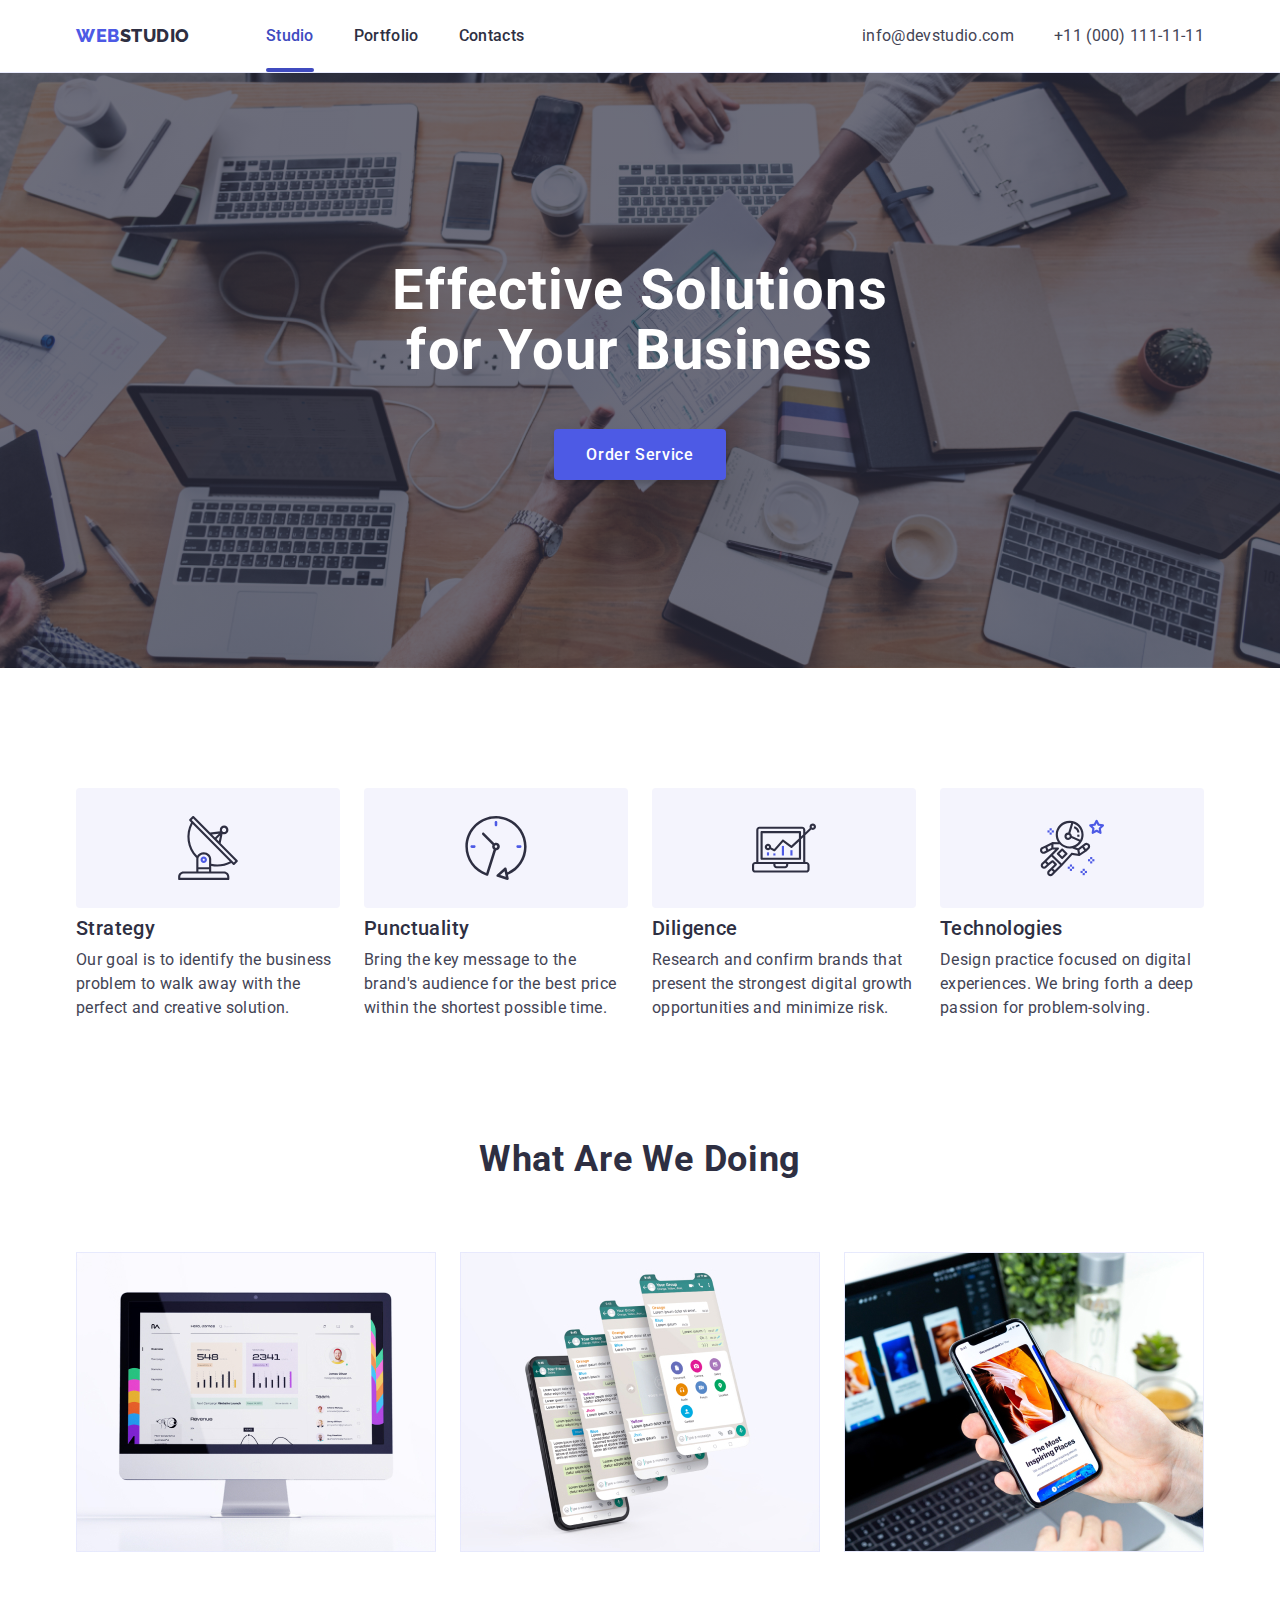
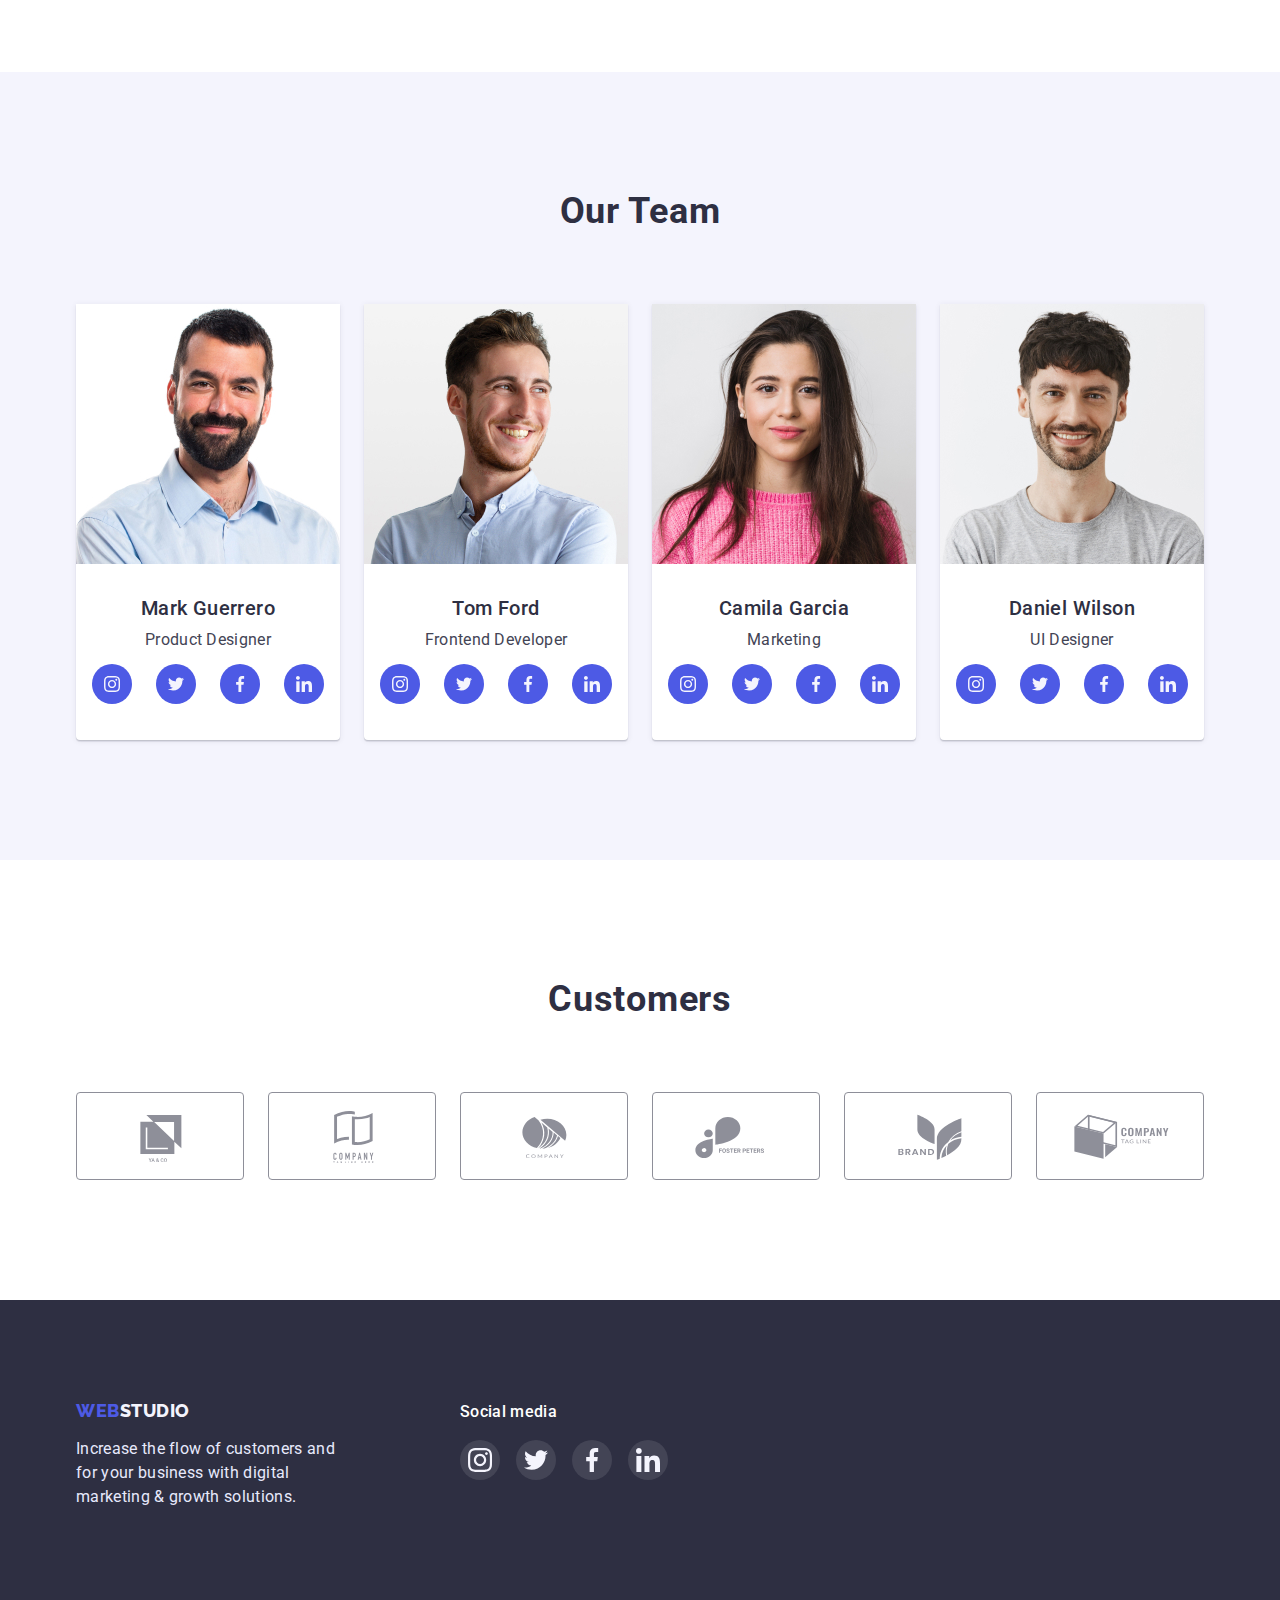
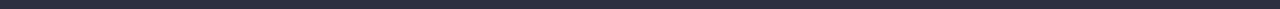
<file: index.html>
<!DOCTYPE html>
<html lang="en">
  <head>
    <meta charset="UTF-8" />
    <meta http-equiv="X-UA-Compatible" content="IE=edge" />
    <meta name="viewport" content="width=device-width, initial-scale=1.0" />
    <title>WebStudio</title>
    <link rel="stylesheet" href="./css/normalize.css" />
    <link rel="preconnect" href="https://fonts.googleapis.com" />
    <link rel="preconnect" href="https://fonts.gstatic.com" crossorigin />
    <link
      href="https://fonts.googleapis.com/css2?family=Raleway:wght@700&family=Roboto:wght@400;500;700;900&display=swap"
      rel="stylesheet"
    />
    <link rel="stylesheet" href="./css/styles.css" />
  </head>

  <body>
    <!-- HEADER -->
    <header class="header">
      <div class="container">
        <nav class="navigation">
          <a class="logo link" href="./index.html">
            <span class="logo-web">Web</span>Studio</a
          >
          <ul class="menu list">
            <li class="menu-item">
              <a class="menu-link link active" href="./index.html">Studio</a>
            </li>
            <li class="menu-item">
              <a class="menu-link link" href="./portfolio.html">Portfolio</a>
            </li>
            <li class="menu-item">
              <a class="menu-link link" href="">Contacts</a>
            </li>
          </ul>

          <ul class="contact-block list">
            <li class="contact-item">
              <a class="contact-mail link" href="mailto:info@devstudio.com"
                >info@devstudio.com</a
              >
            </li>
            <li class="contact-item">
              <a class="contact-number link" href="tel:+11(000)111-11-11"
                >+11 (000) 111-11-11</a
              >
            </li>
          </ul>
        </nav>
      </div>
    </header>

    <main>
      <!-- HERO -->
      <section class="hero">
        <div class="container">
          <h1 class="hero-title">Effective Solutions for Your Business</h1>
          <button class="hero-btn" type="button" data-modal-open>Order Service</button>
        </div>
      </section>

      <!--Section 1 Description-->
      <section class="description">
        <div class="container">
          <ul class="main-description list">
            <li class="block-description">
              <h3 class="main-description-title">Strategy</h3>
              <p class="text-description">
                Our goal is to identify the business problem to walk away with
                the perfect and creative solution.
              </p>
            </li>
            <li class="block-description">
              <h3 class="main-description-title">Punctuality</h3>
              <p class="text-description">
                Bring the key message to the brand's audience for the best price
                within the shortest possible time.
              </p>
            </li>
            <li class="block-description">
              <h3 class="main-description-title">Diligence</h3>
              <p class="text-description">
                Research and confirm brands that present the strongest digital
                growth opportunities and minimize risk.
              </p>
            </li>
            <li class="block-description">
              <h3 class="main-description-title">Technologies</h3>
              <p class="text-description">
                Design practice focused on digital experiences. We bring forth a
                deep passion for problem-solving.
              </p>
            </li>
          </ul>
        </div>
      </section>

      <!--Section 2 What are we doing-->
      <section class="function">
        <div class="container">
          <h2 class="fuction-title">What are we doing</h2>
          <ul class="functin-list list">
            <li class="function-description">
              <img
                src="./images/img1.jpg"
                alt="Monitor"
                width="360"
                height="300"
              />
            </li>
            <li class="function-description">
              <img
                src="./images/img2.jpeg"
                alt="Mobile app"
                width="360"
                height="300"
              />
            </li>
            <li class="function-description">
              <img
                src="./images/img3.jpeg"
                alt="The Most Inspiring Place"
                width="360"
                height="300"
              />
            </li>
          </ul>
        </div>
      </section>

      <!--Section 3  Our Team-->
      <section class="team">
        <div class="container">
          <h2 class="team-title">Our Team</h2>
          <ul class="team-list list">
            <li class="team-block">
              <img
                src="./images/img4.jpeg"
                alt="Mark Guerrero"
                width="264"
                height="260"
              />
              <h3 class="team-name">Mark Guerrero</h3>
              <p class="team-post">Product Designer</p>
              <ul class="team-soc-list list">
                <li class="team-soc-item">
                  <a href="#" class="team-soc-link link">
                    <svg class="team-soc-icon" weight="16" height="16">
                      <use href="./images/sprite.svg#icon-instagram"></use>
                    </svg>
                  </a>
                </li>
                <li class="team-soc-item">
                  <a href="#" class="team-soc-link link">
                    <svg class="team-soc-icon" weight="16" height="16">
                      <use href="./images/sprite.svg#icon-twitter"></use>
                    </svg>
                  </a>
                </li>
                <li class="team-soc-item">
                  <a href="#" class="team-soc-link link">
                    <svg class="team-soc-icon" weight="16" height="16">
                      <use href="./images/sprite.svg#icon-facebook"></use>
                    </svg>
                  </a>
                </li>
                <li class="team-soc-item">
                  <a href="#" class="team-soc-link link">
                    <svg class="team-soc-icon" weight="16" height="16">
                      <use href="./images/sprite.svg#icon-linkedin"></use>
                    </svg>
                  </a>
                </li>
              </ul>
            </li>
            <li class="team-block">
              <img
                src="./images/img5.jpeg"
                alt="Tom Ford"
                width="264"
                height="260"
              />
              <h3 class="team-name">Tom Ford</h3>
              <p class="team-post">Frontend Developer</p>
              <ul class="team-soc-list list">
                <li class="team-soc-item">
                  <a href="#" class="team-soc-link link">
                    <svg class="team-soc-icon" weight="16" height="16">
                      <use href="./images/sprite.svg#icon-instagram"></use>
                    </svg>
                  </a>
                </li>
                <li class="team-soc-item">
                  <a href="#" class="team-soc-link link">
                    <svg class="team-soc-icon" weight="16" height="16">
                      <use href="./images/sprite.svg#icon-twitter"></use>
                    </svg>
                  </a>
                </li>
                <li class="team-soc-item">
                  <a href="#" class="team-soc-link link">
                    <svg class="team-soc-icon" weight="16" height="16">
                      <use href="./images/sprite.svg#icon-facebook"></use>
                    </svg>
                  </a>
                </li>
                <li class="team-soc-item">
                  <a href="#" class="team-soc-link link">
                    <svg class="team-soc-icon" weight="16" height="16">
                      <use href="./images/sprite.svg#icon-linkedin"></use>
                    </svg>
                  </a>
                </li>
              </ul>
            </li>
            <li class="team-block">
              <img
                src="./images/img6.jpeg"
                alt="Camila Garcia"
                width="264"
                height="260"
              />
              <h3 class="team-name">Camila Garcia</h3>
              <p class="team-post">Marketing</p>
              <ul class="team-soc-list list">
                <li class="team-soc-item">
                  <a href="#" class="team-soc-link link">
                    <svg class="team-soc-icon" weight="16" height="16">
                      <use href="./images/sprite.svg#icon-instagram"></use>
                    </svg>
                  </a>
                </li>
                <li class="team-soc-item">
                  <a href="#" class="team-soc-link link">
                    <svg class="team-soc-icon" weight="16" height="16">
                      <use href="./images/sprite.svg#icon-twitter"></use>
                    </svg>
                  </a>
                </li>
                <li class="team-soc-item">
                  <a href="#" class="team-soc-link link">
                    <svg class="team-soc-icon" weight="16" height="16">
                      <use href="./images/sprite.svg#icon-facebook"></use>
                    </svg>
                  </a>
                </li>
                <li class="team-soc-item">
                  <a href="#" class="team-soc-link link">
                    <svg class="team-soc-icon" weight="16" height="16">
                      <use href="./images/sprite.svg#icon-linkedin"></use>
                    </svg>
                  </a>
                </li>
              </ul>
            </li>
            <li class="team-block">
              <img
                src="./images/img7.jpeg"
                alt="Daniel Wilson"
                width="264"
                height="260"
              />
              <h3 class="team-name">Daniel Wilson</h3>
              <p class="team-post">UI Designer</p>
              <ul class="team-soc-list list">
                <li class="team-soc-item">
                  <a href="#" class="team-soc-link link">
                    <svg class="team-soc-icon" weight="16" height="16">
                      <use href="./images/sprite.svg#icon-instagram"></use>
                    </svg>
                  </a>
                </li>
                <li class="team-soc-item">
                  <a href="#" class="team-soc-link link">
                    <svg class="team-soc-icon" weight="16" height="16">
                      <use href="./images/sprite.svg#icon-twitter"></use>
                    </svg>
                  </a>
                </li>
                <li class="team-soc-item">
                  <a href="#" class="team-soc-link link">
                    <svg class="team-soc-icon" weight="16" height="16">
                      <use href="./images/sprite.svg#icon-facebook"></use>
                    </svg>
                  </a>
                </li>
                <li class="team-soc-item">
                  <a href="#" class="team-soc-link link">
                    <svg class="team-soc-icon" weight="16" height="16">
                      <use href="./images/sprite.svg#icon-linkedin"></use>
                    </svg>
                  </a>
                </li>
              </ul>
            </li>
          </ul>
        </div>
      </section>

      <!--Section 4  CUSTOMERS-->
      <section class="customer">
        <div class="container">
          <h2 class="customer-title">Customers</h2>
          <ul class="customer-list-company list">
            <li class="customer-list-item">
              <a href="#" class="customer-link-company">
                <svg class="customer-icon" width="104" height="56">
                  <use href="./images/sprite.svg#icon-ya-co"></use>
                </svg>
              </a>
            </li>
            <li class="customer-list-item">
              <a href="#" class="customer-link-company">
                <svg class="customer-icon" width="104" height="56">
                  <use href="./images/sprite.svg#icon-tagline"></use>
                </svg>
              </a>
            </li>
            <li class="customer-list-item">
              <a href="#" class="customer-link-company">
                <svg class="customer-icon" width="104" height="56">
                  <use href="./images/sprite.svg#icon-company"></use>
                </svg>
              </a>
            </li>
            <li class="customer-list-item">
              <a href="#" class="customer-link-company">
                <svg class="customer-icon" width="104" height="56">
                  <use href="./images/sprite.svg#icon-foster-peters"></use>
                </svg>
              </a>
            </li>
            <li class="customer-list-item">
              <a href="#" class="customer-link-company">
                <svg class="customer-icon" width="104" height="56">
                  <use href="./images/sprite.svg#icon-brand"></use>
                </svg>
              </a>
            </li>
            <li class="customer-list-item">
              <a href="#" class="customer-link-company">
                <svg class="customer-icon" width="104" height="56">
                  <use href="./images/sprite.svg#icon-tag-line"></use>
                </svg>
              </a>
            </li>
          </ul>
        </div>
      </section>
    </main>

    <!--Footer-->
    <footer class="footer">
      <div class="container">
        <div>
          <a class="logo-footer link" href="./index.html">
            <span class="logo-web">Web</span>Studio
          </a>
          <p class="footer-text">
            Increase the flow of customers and for your business with digital
            marketing & growth solutions.
          </p>
        </div>

        <div class="social-media">
          <h3 class="social-media-title">Social media</h3>
          <ul class="footer-soc-list list">
            <li class="footer-soc-item">
              <a href="#" class="footer-soc-link link">
                <svg class="footer-soc-icon" weight="24" height="24">
                  <use href="./images/sprite.svg#icon-instagram"></use>
                </svg>
              </a>
            </li>
            <li class="footer-soc-item">
              <a href="#" class="footer-soc-link link">
                <svg class="footer-soc-icon" weight="24" height="24">
                  <use href="./images/sprite.svg#icon-twitter"></use>
                </svg>
              </a>
            </li>
            <li class="footer-soc-item">
              <a href="#" class="footer-soc-link link">
                <svg class="footer-soc-icon" weight="24" height="24">
                  <use href="./images/sprite.svg#icon-facebook"></use>
                </svg>
              </a>
            </li>
            <li class="footer-soc-item">
              <a href="#" class="footer-soc-link link">
                <svg class="footer-soc-icon" weight="24" height="24">
                  <use href="./images/sprite.svg#icon-linkedin"></use>
                </svg>
              </a>
            </li>
          </ul>
        </div>
      </div>
    </footer>

    <div class="backdrop is-hidden" data-modal>
      <div class="modal">
        <button type="button" class="modal-close-btn" data-modal-close>
          <svg class="modal-close-icon" width="8" height="8">
            <use href="./images/sprite.svg#icon-close"></use>
          </svg>
        </button>
      </div>
    </div>

    <script src="./js/modal.js"></script>

  </body>
</html>
</file>
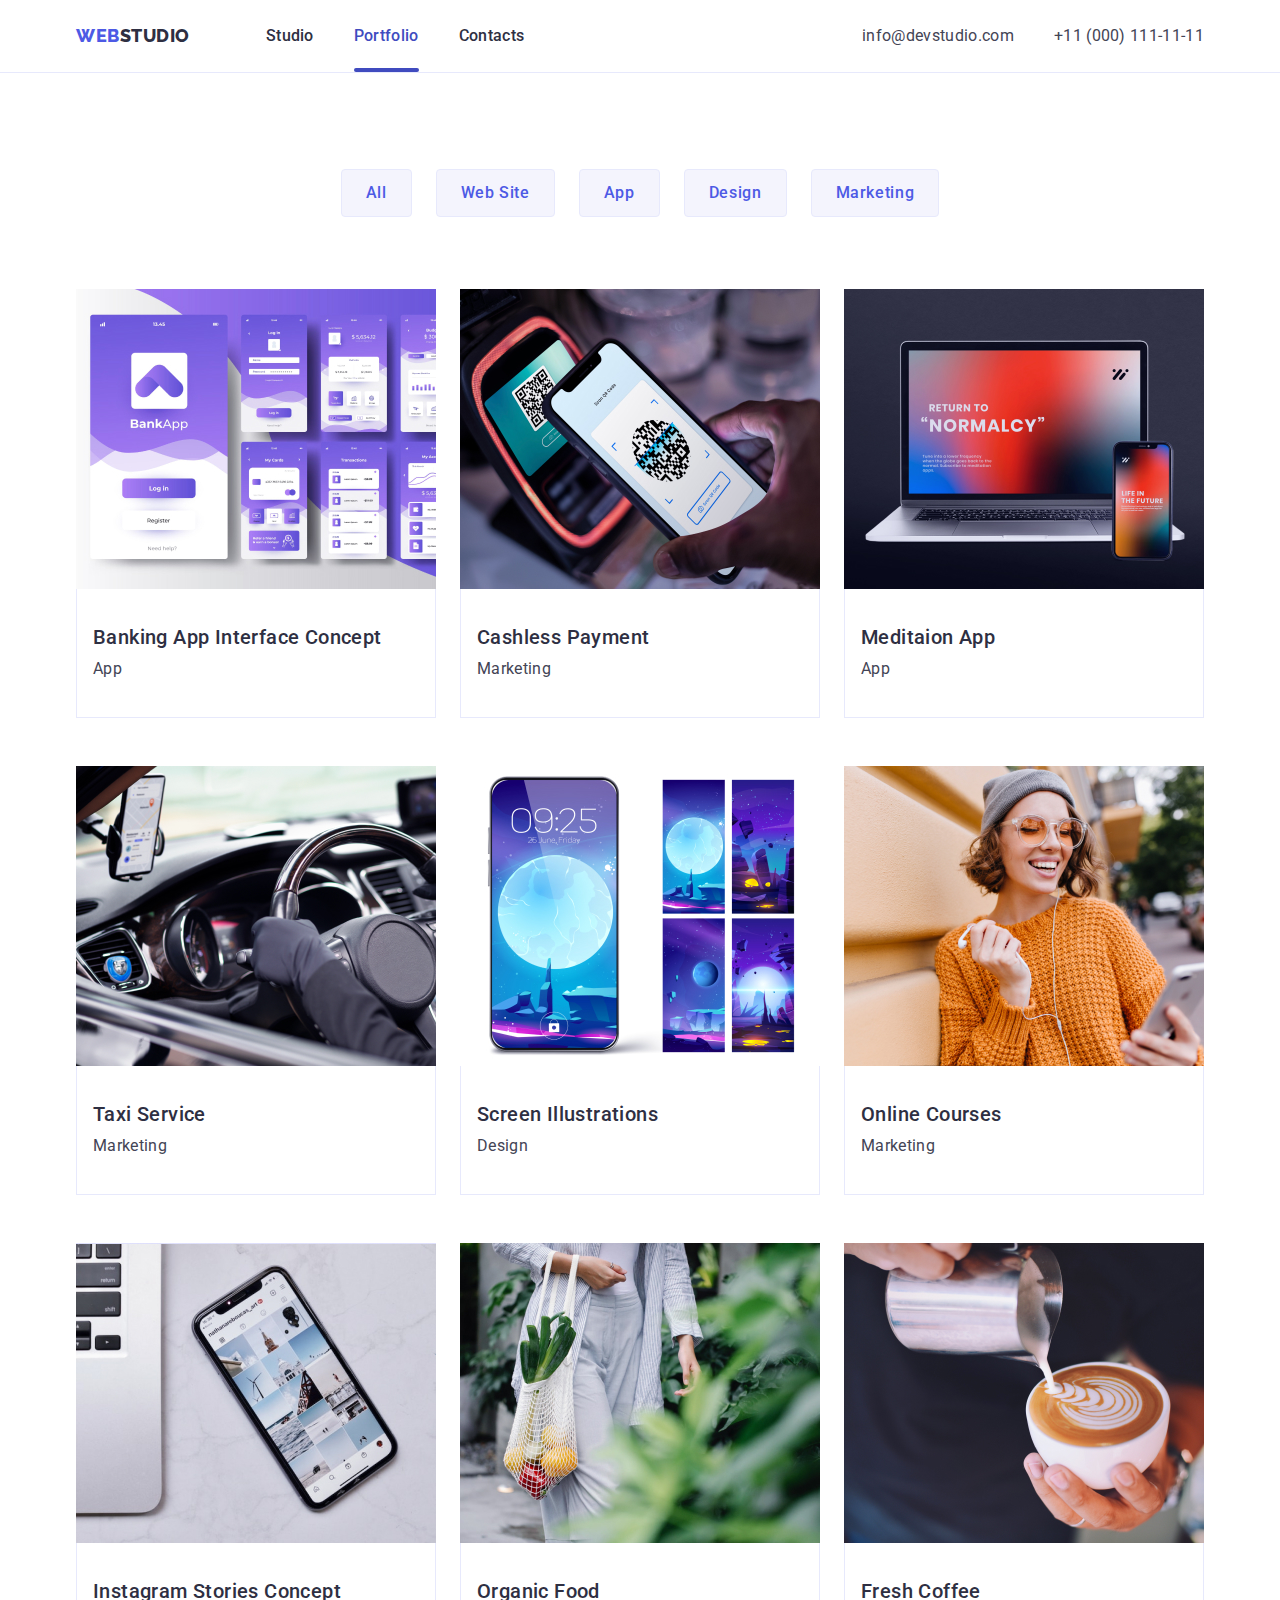
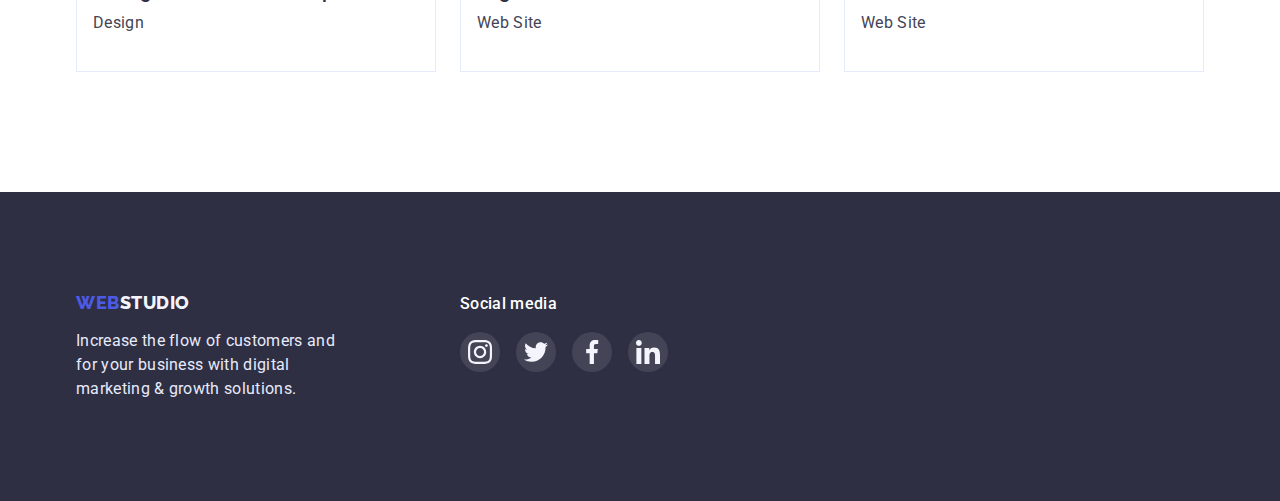
<file: portfolio.html>
<!DOCTYPE html>
<html lang="en">
  <head>
    <meta charset="UTF-8" />
    <meta http-equiv="X-UA-Compatible" content="IE=edge" />
    <meta name="viewport" content="width=device-width, initial-scale=1.0" />
    <title>WebStudio</title>
    <link rel="stylesheet" href="./css/normalize.css" />
    <link rel="preconnect" href="https://fonts.googleapis.com" />
    <link rel="preconnect" href="https://fonts.gstatic.com" crossorigin />
    <link
      href="https://fonts.googleapis.com/css2?family=Raleway:wght@700&family=Roboto:wght@400;500;700;900&display=swap"
      rel="stylesheet"
    />
    <link rel="stylesheet" href="./css/styles.css" />
  </head>

  <body>
    <!-- HEADER -->
    <header class="header">
      <div class="container">
        <nav class="navigation">
          <a class="logo link" href="./index.html"
            ><span class="logo-web">Web</span>Studio</a
          >
          <ul class="menu list">
            <li class="menu-item">
              <a class="menu-link link" href="./index.html">Studio</a>
            </li>
            <li class="menu-item">
              <a class="menu-link link active" href="./portfolio.html">Portfolio</a>
            </li>
            <li class="menu-item">
              <a class="menu-link link" href="">Contacts</a>
            </li>
          </ul>

          <ul class="contact-block list">
            <li class="contact-item">
              <a class="contact-mail link" href="mailto:info@devstudio.com"
                >info@devstudio.com</a
              >
            </li>
            <li class="contact-item">
              <a class="contact-number link" href="tel:+11(000)111-11-11"
                >+11 (000) 111-11-11</a
              >
            </li>
          </ul>
        </nav>
      </div>
    </header>

    <main>
      <section class="filter">
        <div class="container">
          <ul class="filter-list list">
            <li class="filter-item">
              <button class="filter-btn" type="button">All</button>
            </li>
            <li class="filter-item">
              <button class="filter-btn" type="button">Web Site</button>
            </li>
            <li class="filter-item">
              <button class="filter-btn" type="button">App</button>
            </li>
            <li class="filter-item">
              <button class="filter-btn" type="button">Design</button>
            </li>
            <li class="filter-item">
              <button class="filter-btn" type="button">Marketing</button>
            </li>
          </ul>

          <ul class="gallery-list list">
            <li class="gallery-item">
              <a class="gallery-card-link link" href="#">
                <div class="gallery-card-wrapper">
                  <img
                    src="./images/card1.jpeg"
                    alt="Interface Concept"
                    width="360"
                    height="300"
                  />
                  <p class="overlay">
                    14 Stylish and User-Friendly App Design Concepts · Task
                    Manager App · Calorie Tracker App · Exotic Fruit Ecommerce
                    App · Cloud Storage App
                  </p>
                </div>
                <div class="gallery-name">
                  <h2 class="gallery-title">Banking App Interface Concept</h2>
                  <p class="gallery-text">App</p>
                </div>
              </a>
            </li>
            <li class="gallery-item">
              <a class="gallery-card-link link" href="#">
                <div class="gallery-card-wrapper">
                  <img
                    src="./images/card2.jpeg"
                    alt="Interface Concept"
                    width="360"
                    height="300"
                  />
                  <p class="overlay">
                    14 Stylish and User-Friendly App Design Concepts · Task
                    Manager App · Calorie Tracker App · Exotic Fruit Ecommerce
                    App · Cloud Storage App
                  </p>
                </div>
                <div class="gallery-name">
                  <h2 class="gallery-title">Cashless Payment</h2>
                  <p class="gallery-text">Marketing</p>
                </div>
              </a>
            </li>
            <li class="gallery-item">
              <a class="gallery-card-link link" href="#">
                <div class="gallery-card-wrapper">
                  <img
                    src="./images/card3.jpeg"
                    alt="Interface Concept"
                    width="360"
                    height="300"
                  />
                  <p class="overlay">
                    14 Stylish and User-Friendly App Design Concepts · Task
                    Manager App · Calorie Tracker App · Exotic Fruit Ecommerce
                    App · Cloud Storage App
                  </p>
                </div>
                <div class="gallery-name">
                  <h2 class="gallery-title">Meditaion App</h2>
                  <p class="gallery-text">App</p>
                </div>
              </a>
            </li>
            <li class="gallery-item">
              <a class="gallery-card-link link" href="#">
                <div class="gallery-card-wrapper">
                  <img
                    src="./images/card4.jpeg"
                    alt="Interface Concept"
                    width="360"
                    height="300"
                  />
                  <p class="overlay">
                    14 Stylish and User-Friendly App Design Concepts · Task
                    Manager App · Calorie Tracker App · Exotic Fruit Ecommerce
                    App · Cloud Storage App
                  </p>
                </div>
                <div class="gallery-name">
                  <h2 class="gallery-title">Taxi Service</h2>
                  <p class="gallery-text">Marketing</p>
                </div>
              </a>
            </li>
            <li class="gallery-item">
              <a class="gallery-card-link link" href="#">
                <div class="gallery-card-wrapper">
                  <img
                    src="./images/card5.jpeg"
                    alt="Interface Concept"
                    width="360"
                    height="300"
                  />
                  <p class="overlay">
                    14 Stylish and User-Friendly App Design Concepts · Task
                    Manager App · Calorie Tracker App · Exotic Fruit Ecommerce
                    App · Cloud Storage App
                  </p>
                </div>
                <div class="gallery-name">
                  <h2 class="gallery-title">Screen Illustrations</h2>
                  <p class="gallery-text">Design</p>
                </div>
              </a>
            </li>
            <li class="gallery-item">
              <a class="gallery-card-link link" href="#">
                <div class="gallery-card-wrapper">
                  <img
                    src="./images/card6.jpeg"
                    alt="Interface Concept"
                    width="360"
                    height="300"
                  />
                  <p class="overlay">
                    14 Stylish and User-Friendly App Design Concepts · Task
                    Manager App · Calorie Tracker App · Exotic Fruit Ecommerce
                    App · Cloud Storage App
                  </p>
                </div>
                <div class="gallery-name">
                  <h2 class="gallery-title">Online Courses</h2>
                  <p class="gallery-text">Marketing</p>
                </div>
              </a>
            </li>
            <li class="gallery-item">
              <a class="gallery-card-link link" href="#">
                <div class="gallery-card-wrapper">
                  <img
                    src="./images/card7.jpeg"
                    alt="Interface Concept"
                    width="360"
                    height="300"
                  />
                  <p class="overlay">
                    14 Stylish and User-Friendly App Design Concepts · Task
                    Manager App · Calorie Tracker App · Exotic Fruit Ecommerce
                    App · Cloud Storage App
                  </p>
                </div>
                <div class="gallery-name">
                  <h2 class="gallery-title">Instagram Stories Concept</h2>
                  <p class="gallery-text">Design</p>
                </div>
              </a>
            </li>
            <li class="gallery-item">
              <a class="gallery-card-link link" href="#">
                <div class="gallery-card-wrapper">
                  <img
                    src="./images/card8.jpeg"
                    alt="Interface Concept"
                    width="360"
                    height="300"
                  />
                  <p class="overlay">
                    14 Stylish and User-Friendly App Design Concepts · Task
                    Manager App · Calorie Tracker App · Exotic Fruit Ecommerce
                    App · Cloud Storage App
                  </p>
                </div>
                <div class="gallery-name">
                  <h2 class="gallery-title">Organic Food</h2>
                  <p class="gallery-text">Web Site</p>
                </div>
              </a>
            </li>
            <li class="gallery-item">
              <a class="gallery-card-link link" href="#">
                <div class="gallery-card-wrapper">
                  <img
                    src="./images/card9.jpeg"
                    alt="Interface Concept"
                    width="360"
                    height="300"
                  />
                  <p class="overlay">
                    14 Stylish and User-Friendly App Design Concepts · Task
                    Manager App · Calorie Tracker App · Exotic Fruit Ecommerce
                    App · Cloud Storage App
                  </p>
                </div>
                <div class="gallery-name">
                  <h2 class="gallery-title">Fresh Coffee</h2>
                  <p class="gallery-text">Web Site</p>
                </div>
              </a>
            </li>
          </ul>
        </div>
      </section>
    </main>

    <!--Footer-->
    <footer class="footer">
      <div class="container">
        <div>
          <a class="logo-footer link" href="./index.html">
            <span class="logo-web">Web</span>Studio
          </a>
          <p class="footer-text">
            Increase the flow of customers and for your business with digital
            marketing & growth solutions.
          </p>
        </div>

        <div class="social-media">
          <h3 class="social-media-title">Social media</h3>
          <ul class="footer-soc-list list">
            <li class="footer-soc-item">
              <a href="#" class="footer-soc-link link">
                <svg class="footer-soc-icon" weight="24" height="24">
                  <use href="./images/sprite.svg#icon-instagram"></use>
                </svg>
              </a>
            </li>
            <li class="footer-soc-item">
              <a href="#" class="footer-soc-link link">
                <svg class="footer-soc-icon" weight="24" height="24">
                  <use href="./images/sprite.svg#icon-twitter"></use>
                </svg>
              </a>
            </li>
            <li class="footer-soc-item">
              <a href="#" class="footer-soc-link link">
                <svg class="footer-soc-icon" weight="24" height="24">
                  <use href="./images/sprite.svg#icon-facebook"></use>
                </svg>
              </a>
            </li>
            <li class="footer-soc-item">
              <a href="#" class="footer-soc-link link">
                <svg class="footer-soc-icon" weight="24" height="24">
                  <use href="./images/sprite.svg#icon-linkedin"></use>
                </svg>
              </a>
            </li>
          </ul>
        </div>
      </div>
    </footer>
  </body>
</html>
</file>
<file: css/styles.css>
:root {
  --accent-color: #4d5ae5;
  --title-color: #2e2f42;
  --main-text-color: #434455;
  --accent-light-color: #ffffff;
  --transition-duration-and-funs: 250ms cubic-bezier(0.4, 0, 0.2, 1);
}

* {
  margin: 0;
  padding: 0;
  box-sizing: border-box;
}

body {
  font-family: "Roboto", sans-serif;
  color: var(--title-color);
  font-weight: 700;
}

h1,
h2,
h3,
h4,
p {
  margin: 0;
}

ul {
  margin: 0;
  padding-left: 0;
}

img {
  display: block;
}
button {
  cursor: pointer;
}

.container {
  width: 1158px;
  padding-left: 15px;
  padding-right: 15px;
  margin: 0 auto;
}

.link {
  display: inline-block;
  text-decoration: none;
}

/*-------- HEDER -------- */
.header {
  padding-top: 24px;
  padding-bottom: 24px;

  border-bottom: 1px solid #e7e9fc;
}

.navigation {
  display: flex;
  align-items: center;
}

.navigation ul {
  display: flex;
}

.logo {
  margin-right: 76px;

  font-family: "Raleway";
  font-weight: 800;
  font-size: 18px;
  line-height: 1.33;
  letter-spacing: 0.03em;
  text-transform: uppercase;
  color: var(--title-color);
}

.logo-web {
  color: var(--accent-color);
}

.menu-item {
  position: relative;
}

.menu-item:not(:last-child) {
  margin-right: 40px;
}

.menu-link {
  position: relative;
  font-weight: 500;
  font-size: 16px;
  line-height: 1.5;
  letter-spacing: 0.02em;
  color: var(--title-color);
  transition: color var(--transition-duration-and-funs);
}

.active {
  color: #404bbf;
}

.menu-link.active::after {
  position: absolute;
  left: 0;
  bottom: -24px;
  width: 100%;
  height: 4px;
  content: "";
  
  background-color: #404bbf;
  border-radius: 2px;
}

.menu-link:hover,
.menu-link:focus {
  color: var(--accent-color);
}

.contact-block {
  margin-left: auto;
}

.contact-item:not(:last-child) {
  margin-right: 40px;
}

.contact-mail {
  font-weight: 400;
  font-size: 16px;
  line-height: 1.5;
  letter-spacing: 0.02em;
  color: var(--main-text-color);
  transition: color var(--transition-duration-and-funs);
}

.contact-number {
  font-weight: 400;
  font-size: 16px;
  line-height: 1.5;
  letter-spacing: 0.02em;
  color: var(--main-text-color);
  transition: color var(--transition-duration-and-funs);
}

.contact-number:hover,
.contact-number:focus {
  color: var(--accent-color);
}

.list {
  list-style: none;
}

.contact-mail:hover,
.contact-mail:focus {
  color: var(--accent-color);
}

/* ------- HERO -------- */

.hero {
  padding-top: 188px;
  padding-bottom: 188px;
  max-width: 1440px;
  margin: 0 auto;

  background-color: var(--title-color);
  background-image: linear-gradient(
      rgba(46, 47, 66, 0.7),
      rgba(46, 47, 66, 0.7)
    ),
    url(../images/people-office.jpeg);
  background-repeat: no-repeat;
  background-size: cover;
  background-position: center;

  /* text-align: center; */
}

.hero .container {
  display: flex;
  flex-direction: column;
  gap: 48px;
  align-items: center;
}

.hero-title {
  display: block;
  max-width: 500px;

  font-size: 56px;
  line-height: 1.07;
  text-align: center;
  letter-spacing: 0.02em;
  color: var(--accent-light-color);
}

.hero-btn {
  display: inline-block;
  padding: 16px 32px 16px 32px;

  font-family: "Roboto", sans-serif;
  font-weight: 500;
  font-size: 16px;
  line-height: 1.19;
  letter-spacing: 0.04em;
  color: var(--accent-light-color);
  background: var(--accent-color);

  box-shadow: 0px 4px 4px rgba(0, 0, 0, 0.15);
  border: var(--accent-color);
  border-radius: 4px;
  transition: background-color var(--transition-duration-and-funs);
}

.hero-btn:hover,
.hero-btn:focus {
  background-color: #404bbf;
  bottom: none;
}

/* ------- Section 1 Description ------- */

.description {
  padding-top: 120px;
  padding-bottom: 120px;
}

.main-description {
  display: flex;
  gap: 24px;

  font-size: 20px;
  line-height: 1.2;
  letter-spacing: 0.02em;
  color: var(--title-color);
}

.main-description-title {
  margin-bottom: 8px;
  margin-top: 8px;
  font-weight: 500;
  font-size: 20px;
  line-height: 1.2;
}

.block-description {
  width: calc((100% - 72px) / 4);
}

.block-description::before {
  display: block;
  content: "";
  height: 120px;
  background-repeat: no-repeat;
  background-position: center;
  background-color: #f4f4fd;
  border-radius: 4px;
}

.block-description:nth-child(1)::before {
  background-image: url(../images/antenna.svg);
}

.block-description:nth-child(2)::before {
  background-image: url(../images/clock.svg);
}

.block-description:nth-child(3)::before {
  background-image: url(../images/diagram.svg);
}

.block-description:nth-child(4)::before {
  background-image: url(../images/astronaut.svg);
}

.text-description {
  font-weight: 400;
  font-size: 16px;
  line-height: 1.5;
  letter-spacing: 0.02em;
  color: var(--main-text-color);
}

/* <!----- Section 2 What are we doing -----> */

.function {
  padding-bottom: 120px;
}

.fuction-title {
  margin-bottom: 72px;
  font-weight: 700;
  font-size: 36px;
  line-height: 1.11;
  text-align: center;
  letter-spacing: 0.02em;
  text-transform: capitalize;
  color: var(--title-color);
}
.functin-list {
  display: flex;
  gap: 24px;
}

/* ------- Section 3  Our Team -------- */

.team {
  padding-top: 120px;
  padding-bottom: 120px;
  background: #f4f4fd;
}
.team-title {
  margin-bottom: 72px;
  font-weight: 700;
  font-size: 36px;
  line-height: 1.11;
  text-align: center;
  letter-spacing: 0.02em;
  text-transform: capitalize;
  color: var(--title-color);
}
.team-list {
  display: flex;
  gap: 24px;
}
.team-block {
  background: var(--accent-light-color);

  box-shadow: 0px 1px 6px rgba(46, 47, 66, 0.08),
    0px 1px 1px rgba(46, 47, 66, 0.16), 0px 2px 1px rgba(46, 47, 66, 0.08);
  border-radius: 0px 0px 4px 4px;
}
.team-name {
  margin-top: 32px;
  margin-bottom: 8px;

  font-weight: 500;
  font-size: 20px;
  line-height: 1.2;
  text-align: center;
  letter-spacing: 0.02em;
  color: var(--title-color);
}
.team-post {
  margin-bottom: 32px;
  font-weight: 400;
  font-size: 16px;
  line-height: 1.5;
  text-align: center;
  letter-spacing: 0.02em;
  color: var(--main-text-color);
  margin-bottom: 12px;
}

.team-soc-list {
  display: flex;
  justify-content: center;
  gap: 24px;
  padding-bottom: 36px;
}

.team-soc-item {
  width: 40px;
  height: 40px;
}

.team-soc-link {
  display: flex;
  align-items: center;
  justify-content: center;
  width: 100%;
  height: 100%;
  background-color: var(--accent-color);
  border-radius: 50%;
  transition: background-color var(--transition-duration-and-funs);
}

.team-soc-link:hover,
.team-soc-link:focus {
  background-color: #404bbf;
}

.team-soc-icon {
  fill: #f4f4fd;
}

/* ----------- CUSTOMER ---------- */

.customer {
  padding-top: 120px;
  padding-bottom: 120px;
}

.customer-title {
  margin-bottom: 72px;
  font-weight: 700;
  font-size: 36px;
  line-height: 1.11;
  text-align: center;
  letter-spacing: 0.02em;
  text-transform: capitalize;
  color: var(--title-color);
}

.customer-list-company {
  display: flex;
  gap: 24px;
}

.customer-list-item {
  display: flex;
  width: 168px;
  height: 88px;
  align-items: center;
  justify-content: center;
}

.customer-link-company {
  display: flex;
  width: 100%;
  height: 100%;
  align-items: center;
  justify-content: center;
  border: 1px solid #8e8f99;
  border-radius: 4px;
  transition: border var(--transition-duration-and-funs),
    border-radius var(--transition-duration-and-funs);
}

.customer-link-company:hover,
.customer-link-company:focus {
  border: 1px solid #404bbf;
  border-radius: 4px;
}

.customer-icon {
  fill: #8e8f99;
  transition: fill var(--transition-duration-and-funs);
}

.customer-link-company:hover .customer-icon,
.customer-link-company:focus .customer-icon {
  fill: #404bbf;
}

/* ----------- FOOTER ---------- */

.footer {
  padding-top: 100px;
  padding-bottom: 100px;
  background: var(--title-color);
}

.footer > .container {
  display: flex;
  align-items: baseline;
  gap: 120px;
}

.logo-footer {
  margin-bottom: 16px;
  display: inline-block;
  font-family: "Raleway";
  font-weight: 800;
  font-size: 18px;
  line-height: 1.17;
  letter-spacing: 0.03em;
  text-transform: uppercase;
  color: #f4f4fd;
}

.footer-text {
  display: block;
  width: 264px;
  height: 72px;

  font-weight: 400;
  font-size: 16px;
  line-height: 1.5;
  letter-spacing: 0.02em;
  color: #e7e9fc;
}

.footer .social-media {
  display: flex;
  flex-direction: column;
}

.social-media-title {
  font-weight: 500;
  font-size: 16px;
  line-height: 1.5;
  letter-spacing: 0.02em;
  color: #ffffff;
  margin-bottom: 16px;
}

.footer-soc-list {
  display: flex;
  justify-content: center;
  gap: 16px;
  /* padding-bottom: 36px; */
}

.footer-soc-item {
  width: 40px;
  height: 40px;
}

.footer-soc-link {
  display: flex;
  align-items: center;
  justify-content: center;
  width: 100%;
  height: 100%;
  background: rgba(255, 255, 255, 0.1);
  border-radius: 50%;
  transition: background var(--transition-duration-and-funs);
}

.footer-soc-link:hover,
.footer-soc-link:focus {
  background: #31d0aa;
}

.footer-soc-icon {
  fill: #f4f4fd;
}

/* ================ PORTFOLIO =============== */

.filter {
  padding-top: 96px;
  padding-bottom: 120px;
}

.filter-list {
  margin-bottom: 72px;

  display: flex;
  gap: 24px;
  justify-content: center;
}
.filter-item {
  display: flex;
}
.filter-btn {
  display: flex;
  justify-content: center;
  align-items: center;
  padding: 12px 24px;

  height: 48px;

  font-family: inherit;
  font-weight: 500;
  font-size: 16px;
  line-height: 1.5;
  text-align: center;
  letter-spacing: 0.04em;
  color: var(--accent-color);

  background: #f4f4fd;
  border: 1px solid #e7e9fc;
  border-radius: 4px;
  transition: background var(--transition-duration-and-funs),
    color var(--transition-duration-and-funs),
    border var(--transition-duration-and-funs),
}
.filter-btn:hover,
.filter-btn:focus {
  background: var(--accent-color);
  color: var(--accent-light-color);
  border: 1px solid var(--accent-color);
}

/* ----------- GALLERY ---------- */

.gallery-list {
  display: flex;
  flex-wrap: wrap;
  gap: 48px 24px;
}

.gallery-item {
  max-width: 360px;

  font-size: 20px;
  line-height: 1.2;
  letter-spacing: 0.02em;
  color: var(--title-color);
}

.gallery-card-wrapper {
  position: relative;
  overflow: hidden;
}

.overlay {
  position: absolute;
  left: 0;
  top: 0;
  width: 100%;
  height: 100%;

  padding-top: 40px;
  padding-left: 32px;
  padding-right: 32px;
  overflow: auto;

  transform: translate(0, 100%);
  transition: transform var(--transition-duration-and-funs);

  font-weight: 400;
  font-size: 16px;
  line-height: 1.5;
  letter-spacing: 0.02em;
  color: #f4f4fd;
  background-color: var(--accent-color);
}

.gallery-card-link:hover .overlay,
.gallery-card-link:focus .overlay {
  transform: translate(0, 0);
}

.gallery-name {
  padding: 36px 16px;
  border: 1px solid #e7e9fc;
  border-top: none;
}

.gallery-title {
  margin-bottom: 8px;

  font-weight: 500;
  font-size: 20px;
  line-height: 1.2;
  letter-spacing: 0.02em;
  color: var(--title-color);
}

.gallery-text {
  font-weight: 400;
  font-size: 16px;
  line-height: 1.5;
  letter-spacing: 0.02em;
  color: var(--main-text-color);
}

.gallery-card-link {
  transition: box-shadow var(--transition-duration-and-funs);
}

.gallery-card-link:hover,
.gallery-card-link:focus {
  box-shadow: 0px 1px 6px rgba(46, 47, 66, 0.08),
    0px 1px 1px rgba(46, 47, 66, 0.16), 0px 2px 1px rgba(46, 47, 66, 0.08);
}

/* ----------- MODAL WINDOW ---------- */

.backdrop {
  position: fixed;
  top: 0;
  left: 0;
  z-index: 100;
  width: 100%;
  height: 100%;
  background: rgba(46, 47, 66, 0.4);

  transition: opacity var(--transition-duration-and-funs),
    visibility var(--transition-duration-and-funs);
}

.backdrop.is-hidden {
  opacity: 0;
  visibility: hidden;
  pointer-events: none;
}

.modal {
  position: absolute;
  top: 50%;
  left: 50%;
  transform: translate(-50%, -50%) scale(1);

  width: 408px;
  min-height: 576px;
  background-color: #fcfcfc;
  box-shadow: 0px 1px 1px rgba(0, 0, 0, 0.14), 0px 1px 3px rgba(0, 0, 0, 0.12),
    0px 2px 1px rgba(0, 0, 0, 0.2);
  border-radius: 4px;
  transition: transform var(--transition-duration-and-funs);

}

.backdrop.is-hidden .modal {
  transform: translate(-50%, -50%) scale(0);
}

.modal-close-btn {
  position: absolute;
  top: 24px;
  right: 24px;
  display: flex;
  justify-content: center;
  align-items: center;
  width: 24px;
  height: 24px;
  padding: 0;
  background-color: #e7e9fc;
  border: 1px solid rgba(0, 0, 0, 0.1);
  border-radius: 50%;
  transition: background-color var(--transition-duration-and-funs);
}

.modal-close-btn:hover,
.modal-close-btn:focus {
  background-color: #404bbf;
}

.modal-close-icon {
  transition: fill var(--transition-duration-and-funs);
}

.modal-close-btn:hover .modal-close-icon,
.modal-close-btn:focus .modal-close-icon {
  fill: var(--accent-light-color);
}
</file>
